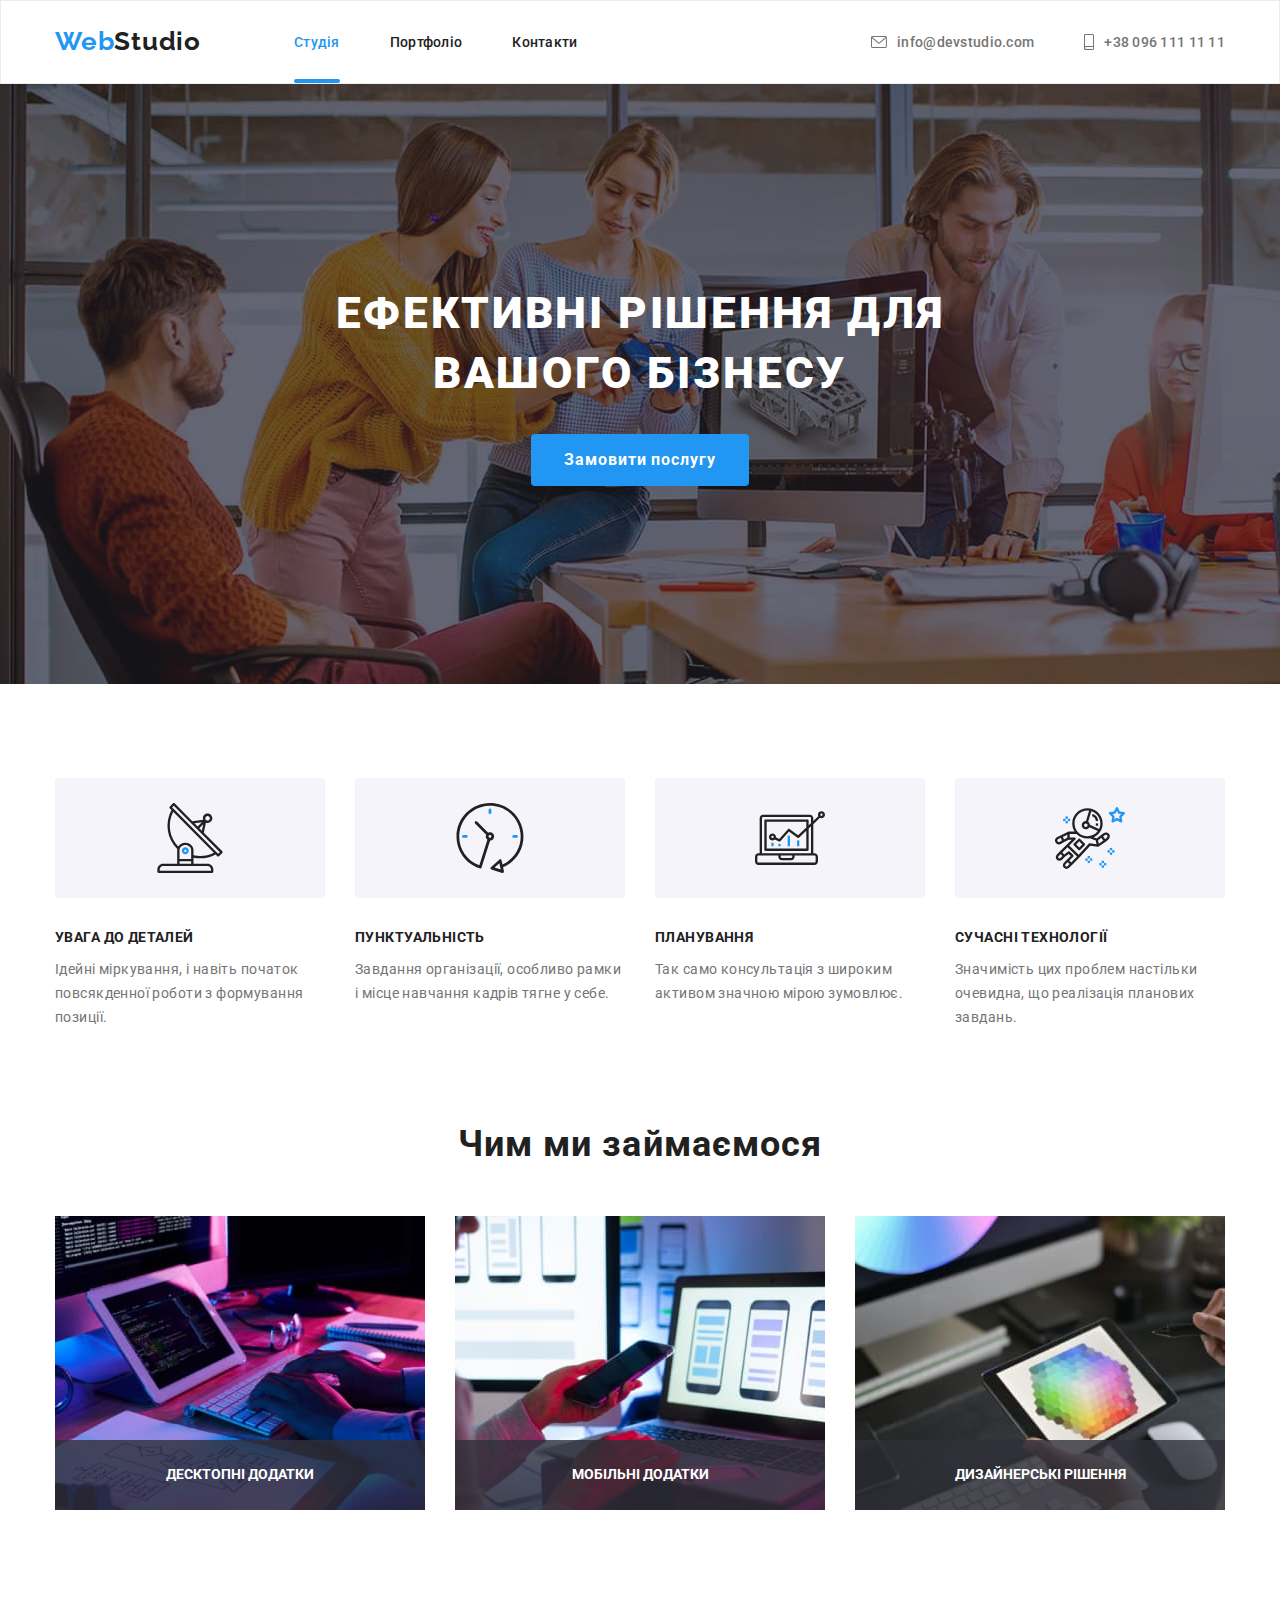
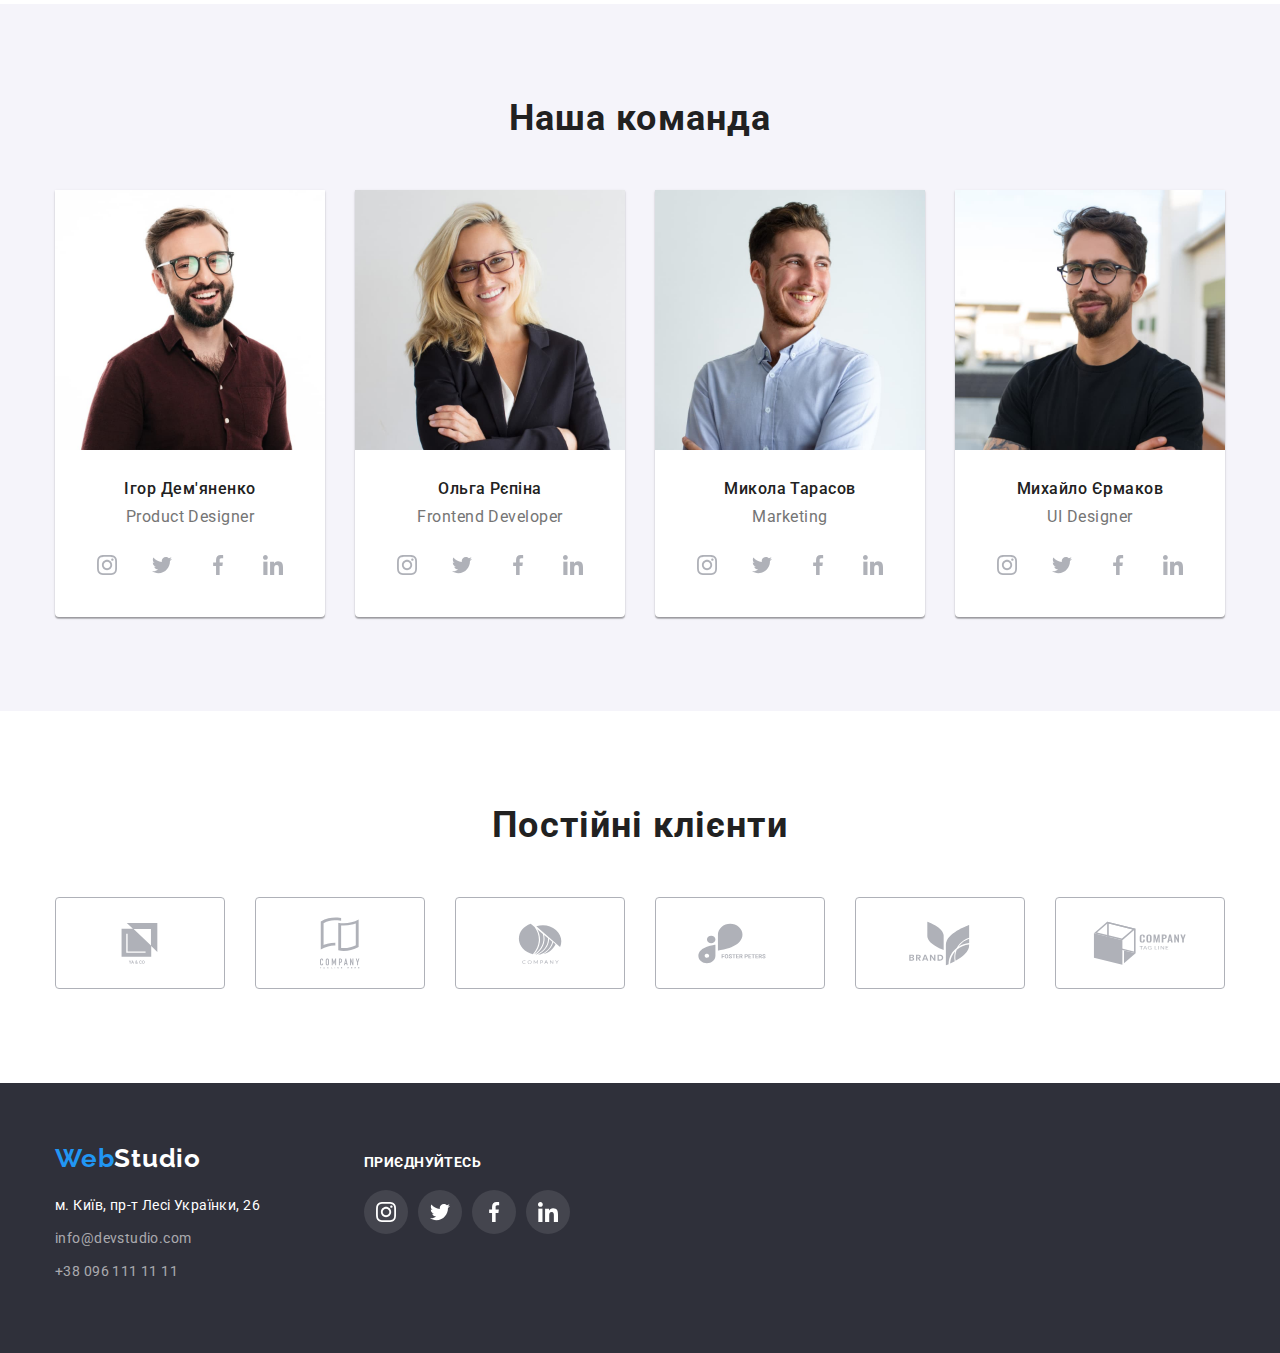
<file: index.html>
<!DOCTYPE html>
<html lang="uk">
<head>
    <meta charset="UTF-8">
    <meta http-equiv="X-UA-Compatible" content="IE=edge">
    <meta name="viewport" content="width=device-width, initial-scale=1.0">
    <title>Document</title>
    <link rel="preconnect" href="https://fonts.googleapis.com">
    <link rel="preconnect" href="https://fonts.gstatic.com" crossorigin>
    <link href="https://fonts.googleapis.com/css2?family=Raleway:wght@700&family=Roboto:wght@400;500;700;900&display=swap" rel="stylesheet">
    <link rel="stylesheet" href="https://cdnjs.cloudflare.com/ajax/libs/modern-normalize/1.1.0/modern-normalize.min.css">
    <link rel="stylesheet" href="./css/styles.css">
</head>

<!-- Тіло -->

<body class="body">
    <header class="header header-portfolio">
        <div class="conteiner">
            <nav class=" main-nav">
                <a class="logo" href="WebStudio">Web<span class="logo-name">Studio</span></a>
                <ul class="list main-nav nav-list">
                    <li class="more">
                        <a class="nav link current " href="">Студія</a>
                    </li>
                    <li class="more">
                        <a class="nav link" href="./portfolio.html">Портфоліо</a>
                    </li>
                    <li class="more">
                        <a class="nav link" href="">Контакти</a>
                    </li>
                </ul>
                <ul class="list main-nav contact">
                    <li>
                        <a class="contact-link link" href="mailto:info@devstudio.com">
                        <svg class="contact-icon" width="16" height="12">
                            <use class="contact-icon-imail" href="./img/sprite.svg#icon-envelope"></use>
                            </svg>info@devstudio.com</a>
                    </li>
                    <li>
                        <a class="contact-link  link" href="tel:+380961111111">
                            <svg class="contact-icon" width="10" height="16">
                                <use class="contact-icon-phone" href="./img/sprite.svg#icon-smartphone"></use>
                            </svg>+38 096 111 11 11</a>
                    </li>
                </ul>
            </nav>
        </div>
        
    </header>
    <main>

        <!-- hero -->

        <section class="hero section">
            <div class="conteiner">
                <h1 class="slogan">Ефективні рішення для <br> вашого бізнесу</h1>
                <button data-modal-open type="button" class="button" >Замовити послугу</button>
            </div>
        </section>

        <!-- Особливості -->

        <section class="caption section">
           <div class="conteiner ">
                <!-- <h2>Особливості компанії</h2> -->
                <ul class="list features-text">
                    <li class="item-text item-text-1">
                        <h3 class="specifics">УВАГА ДО ДЕТАЛЕЙ</h3>
                            <p class="text">Ідейні міркування, і навіть початок повсякденної роботи з формування позиції.
                            </p>
                    </li>

                    <li class="item-text item-text-2">
                        <h3 class="specifics">ПУНКТУАЛЬНІСТЬ</h3>
                            <p class="text">Завдання організації, особливо рамки і місце навчання кадрів тягне у себе.
                            </p>
                    </li>

                    <li class="item-text item-text-3">
                        <h3 class="specifics">ПЛАНУВАННЯ</h3>
                            <p class="text">Так само консультація з широким активом значною мірою зумовлює.
                            </p>
                    </li>

                    <li class="item-text item-text-4">
                        <h3 class="specifics">СУЧАСНІ ТЕХНОЛОГІЇ</h3>
                            <p class="text">Значимість цих проблем настільки очевидна, що реалізація планових завдань.
                            </p>
                    </li>
                </ul>
           </div>
        </section>

        <!-- іллюстрація робочого процесу -->

        <section class="section">
            <div class=" conteiner">
                <h2 class=" title">Чим ми займаємося</h2>
                <ul class="list features-text">
                    <li class="item"> 
                        <img src="./img/img.jpg" alt="десктопні додатки"
                            width="370"
                            height="294"
                        > 
                        <p class="item-features-text">Десктопні додатки</p>
                    </li>
                    <li class="item"> 
                        <img src="./img/img-2.jpg" alt="мобільні додатки"
                        width="370"
                        height="294"
                        >
                        <p class="item-features-text">Мобільні додатки</p> 
                    </li>
                    <li class="item"> 
                        <img src="./img/img-3.jpg" alt="дизайнерські рішення"
                        width="370"
                        height="294"
                        > 
                        <p class="item-features-text">Дизайнерські рішення</p>
                    </li>
                </ul>
            </div>
        </section>

        <!-- наша команда -->

        <section class="our-team section">
            <div class="conteiner">
                <h2 class="title">Наша команда</h2>
                <ul class="list employee">
                    <li class="features-employee">
                        <img class="pfoto-team" src="./img/igor.jpg" alt="photo-igora"
                            width="270"
                            height="260"
                        >
                        <div class="card-team">
                            <h3 class="team">Ігор Дем'яненко</h3>
                            <p class="jobs" lang="en">Product Designer</p>
                            <ul class="icon-sprite">  
                                <li >
                                    <a class="icon-list" href="">
                                        <svg class="icon" width="20" height="20">
                                            <use class="icon-team" href="./img/sprite.svg#icon-instagram"></use>
                                        </svg>
                                    </a>

                                </li>

                                <li>
                                    <a class="icon-list" href="">
                                        <svg class="icon" width="20" height="20"> 
                                            <use class="icon-team"  href="./img/sprite.svg#icon-twitter"></use>
                                        </svg>
                                    </a>
                                </li>

                                <li>
                                    <a class="icon-list" href="">
                                        <svg class="icon" width="20" height="20"> 
                                            <use class="icon-team"  href="./img/sprite.svg#icon-facebook"></use>
                                        </svg>
                                    </a>
                                </li>
                                <li>
                                    <a class="icon-list" href="">
                                        <svg class="icon" width="20" height="20">
                                        <use class="icon-team"  href="./img/sprite.svg#icon-linkedin"></use>
                                        </svg>
                                    </a>
                                </li>
                            </ul>
                        </div>                    
                    </li>
                    
                    <li class="features-employee">
                        <img class="pfoto-team" src="./img/olga.jpg" alt="photo-olgi"
                            width="270"
                            height="260"
                        >
                        <div class="card-team">
                            <h3 class="team">Ольга Рєпіна</h3>
                            <p class="jobs" lang="en">Frontend Developer</p>
                            
                            <ul class="icon-sprite">  
                                <li >
                                    <a class="icon-list" href="">
                                        <svg class="icon" width="20" height="20">
                                            <use class="icon-team" href="./img/sprite.svg#icon-instagram"></use>
                                        </svg>
                                    </a>

                                </li>

                                <li>
                                    <a class="icon-list" href="">
                                        <svg class="icon" width="20" height="20"> 
                                            <use class="icon-team"  href="./img/sprite.svg#icon-twitter"></use>
                                        </svg>
                                    </a>
                                </li>

                                <li>
                                    <a class="icon-list" href="">
                                        <svg class="icon" width="20" height="20"> 
                                            <use class="icon-team"  href="./img/sprite.svg#icon-facebook"></use>
                                        </svg>
                                    </a>
                                </li>
                                <li>
                                    <a class="icon-list" href="">
                                        <svg class="icon" width="20" height="20">
                                        <use class="icon-team"  href="./img/sprite.svg#icon-linkedin"></use>
                                        </svg>
                                    </a>
                                </li>
                            </ul>
                        </div>
                    </li>

                    <li class="features-employee">
                        <img class="pfoto-team" src="./img/mykola.jpg" alt="photo-mykoly"
                        width="270"
                        height="260"
                        >
                        <div class="card-team">
                        <h3 class="team">Микола Тарасов</h3>
                        <p class="jobs" lang="en">Marketing</p>
                        <ul class="icon-sprite">  
                            <li >
                                <a class="icon-list" href="">
                                    <svg class="icon" width="20" height="20">
                                        <use class="icon-team" href="./img/sprite.svg#icon-instagram"></use>
                                    </svg>
                                </a>

                            </li>

                            <li>
                                <a class="icon-list" href="">
                                    <svg class="icon" width="20" height="20"> 
                                        <use class="icon-team"  href="./img/sprite.svg#icon-twitter"></use>
                                    </svg>
                                </a>
                            </li>

                            <li>
                                <a class="icon-list" href="">
                                    <svg class="icon" width="20" height="20"> 
                                        <use class="icon-team"  href="./img/sprite.svg#icon-facebook"></use>
                                    </svg>
                                </a>
                            </li>
                            <li>
                                <a class="icon-list" href="">
                                    <svg class="icon" width="20" height="20">
                                    <use class="icon-team"  href="./img/sprite.svg#icon-linkedin"></use>
                                    </svg>
                                </a>
                            </li>
                        </ul>
                        </div>
                    </li>

                    <li class="features-employee">
                        <img class="pfoto-team" src="./img/mykhajlo.jpg" alt="photo-mykhajla"
                        width="270"
                        height="260"
                        >
                        <div class="card-team">
                        <h3 class="team">Михайло Єрмаков</h3>
                        <p class="jobs" lang="en">UI Designer</p>
                        <ul class="icon-sprite">  
                            <li >
                                <a class="icon-list" href="">
                                    <svg class="icon" width="20" height="20">
                                        <use class="icon-team" href="./img/sprite.svg#icon-instagram"></use>
                                    </svg>
                                </a>

                            </li>

                            <li>
                                <a class="icon-list" href="">
                                    <svg class="icon" width="20" height="20"> 
                                        <use class="icon-team"  href="./img/sprite.svg#icon-twitter"></use>
                                    </svg>
                                </a>
                            </li>

                            <li>
                                <a class="icon-list" href="">
                                    <svg class="icon" width="20" height="20"> 
                                        <use class="icon-team"  href="./img/sprite.svg#icon-facebook"></use>
                                    </svg>
                                </a>
                            </li>
                            <li>
                                <a class="icon-list" href="">
                                    <svg class="icon" width="20" height="20">
                                    <use class="icon-team"  href="./img/sprite.svg#icon-linkedin"></use>
                                    </svg>
                                </a>
                            </li>
                        </ul>
                        </div>
                    </li>

                </ul>
            </div>
        </section>

        <section class="section">
            <div class="conteiner">
                <h2 class=" title">Постійні клієнти</h2>
                <ul class="сlients-list">
                    <li class="client-list-bg">
                        <a class="clients-icon" href="">
                            <svg class="clients-svg" width="47" height="41">
                                <use href="./img/sprite.svg#icon-group-1"></use>
                            </svg>
                        </a>
                    </li>
                    <li class="client-list-bg">
                        <a class="clients-icon" href="">
                            <svg class="clients-svg" width="40" height="52">
                                <use href="./img/sprite.svg#icon-group-2"></use>
                            </svg>
                        </a>
                    </li>
                    <li class="client-list-bg">
                        <a class="clients-icon" href="">
                            <svg class="clients-svg" width="44" height="41">
                                <use href="./img/sprite.svg#icon-group-3"></use>
                            </svg>
                        </a>
                    </li>
                    <li class="client-list-bg">
                        <a class="clients-icon" href="">
                            <svg class="clients-svg" width="84" height="41">
                                <use href="./img/sprite.svg#icon-group-4"></use>
                            </svg>
                        </a>
                    </li>
                    <li class="client-list-bg">
                        <a class="clients-icon" href="">
                            <svg class="clients-svg" width="63" height="45">
                                <use href="./img/sprite.svg#icon-group-5"></use>
                            </svg>
                        </a>
                    </li>
                    <li class="client-list-bg">
                        <a class="clients-icon" href="">
                            <svg class="clients-svg" width="94" height="44">
                                <use href="./img/sprite.svg#icon-group-6"></use>
                            </svg>
                        </a>
                    </li>
                </ul>
            </div>
        </section>
        
    </main>
    <!-- футер -->
    <footer class="footer">
        <div class="conteiner conteiner-footer">
                <div class="">
                    <a class="logo link" href="WebStudio">Web<span class="footer-logo item-logo">Studio</span></a>
                    <address>       
                        <ul class="item-logo list ">
                            <li class="footer-link">
                                <a class="address link" href="https://www.bing.com/maps?osid=0a62650f-f560-420b-b156-d628f8b69772&cp=50.42376~30.546777&lvl=16&v=2&sV=2&form=S00027" target="_blank" rel="noopener noreferrer">м. Київ, пр-т Лесі Українки, 26 </a>
                            </li>
                            <li class="footer-link">
                                <a class="footer-address link" href="mailto:info@devstudio.com">info@devstudio.com</a>
                            </li>
                            <li class="footer-link">
                                <a class="footer-address link" href="tel:+380961111111">+38 096 111 11 11</a>
                            </li>
                        </ul>
                    </address>
                </div>
                <div class="social">
                    <p class="social-text">приєднуйтесь</p>
                    <ul class="icon-sprite">  
                        <li >
                            <a class="icon-list-footer" href="">
                                <svg class="icon" width="20" height="20">
                                    <use class="icon-team" href="./img/sprite.svg#icon-instagram"></use>
                                </svg>
                            </a>
                        </li>

                        <li>
                            <a class="icon-list-footer" href="">
                                <svg class="icon" width="20" height="20"> 
                                    <use class="icon-team"  href="./img/sprite.svg#icon-twitter"></use>
                                </svg>
                            </a>
                        </li>

                        <li>
                            <a class="icon-list-footer" href="">
                                <svg class="icon" width="20" height="20"> 
                                    <use class="icon-team"  href="./img/sprite.svg#icon-facebook"></use>
                                </svg>
                            </a>
                        </li>
                        <li>
                            <a class="icon-list-footer" href="">
                                <svg class="icon" width="20" height="20">
                                <use class="icon-team"  href="./img/sprite.svg#icon-linkedin"></use>
                                </svg>
                            </a>
                        </li>
                    </ul>
                </div>
        </div>

    </footer>
    <div class="backdrop is-hidden" data-modal>
        <div class="modal">
            <button data-modal-close class="button-close" type="button">
                <svg width="11" height="11">
                    <use href="./img/sprite.svg#icon-close"></use >
                </svg>
            </button>
        </div>
    </div>

    <script src="./js/modal.js"></script>

    </body>
    
</html>
</file>
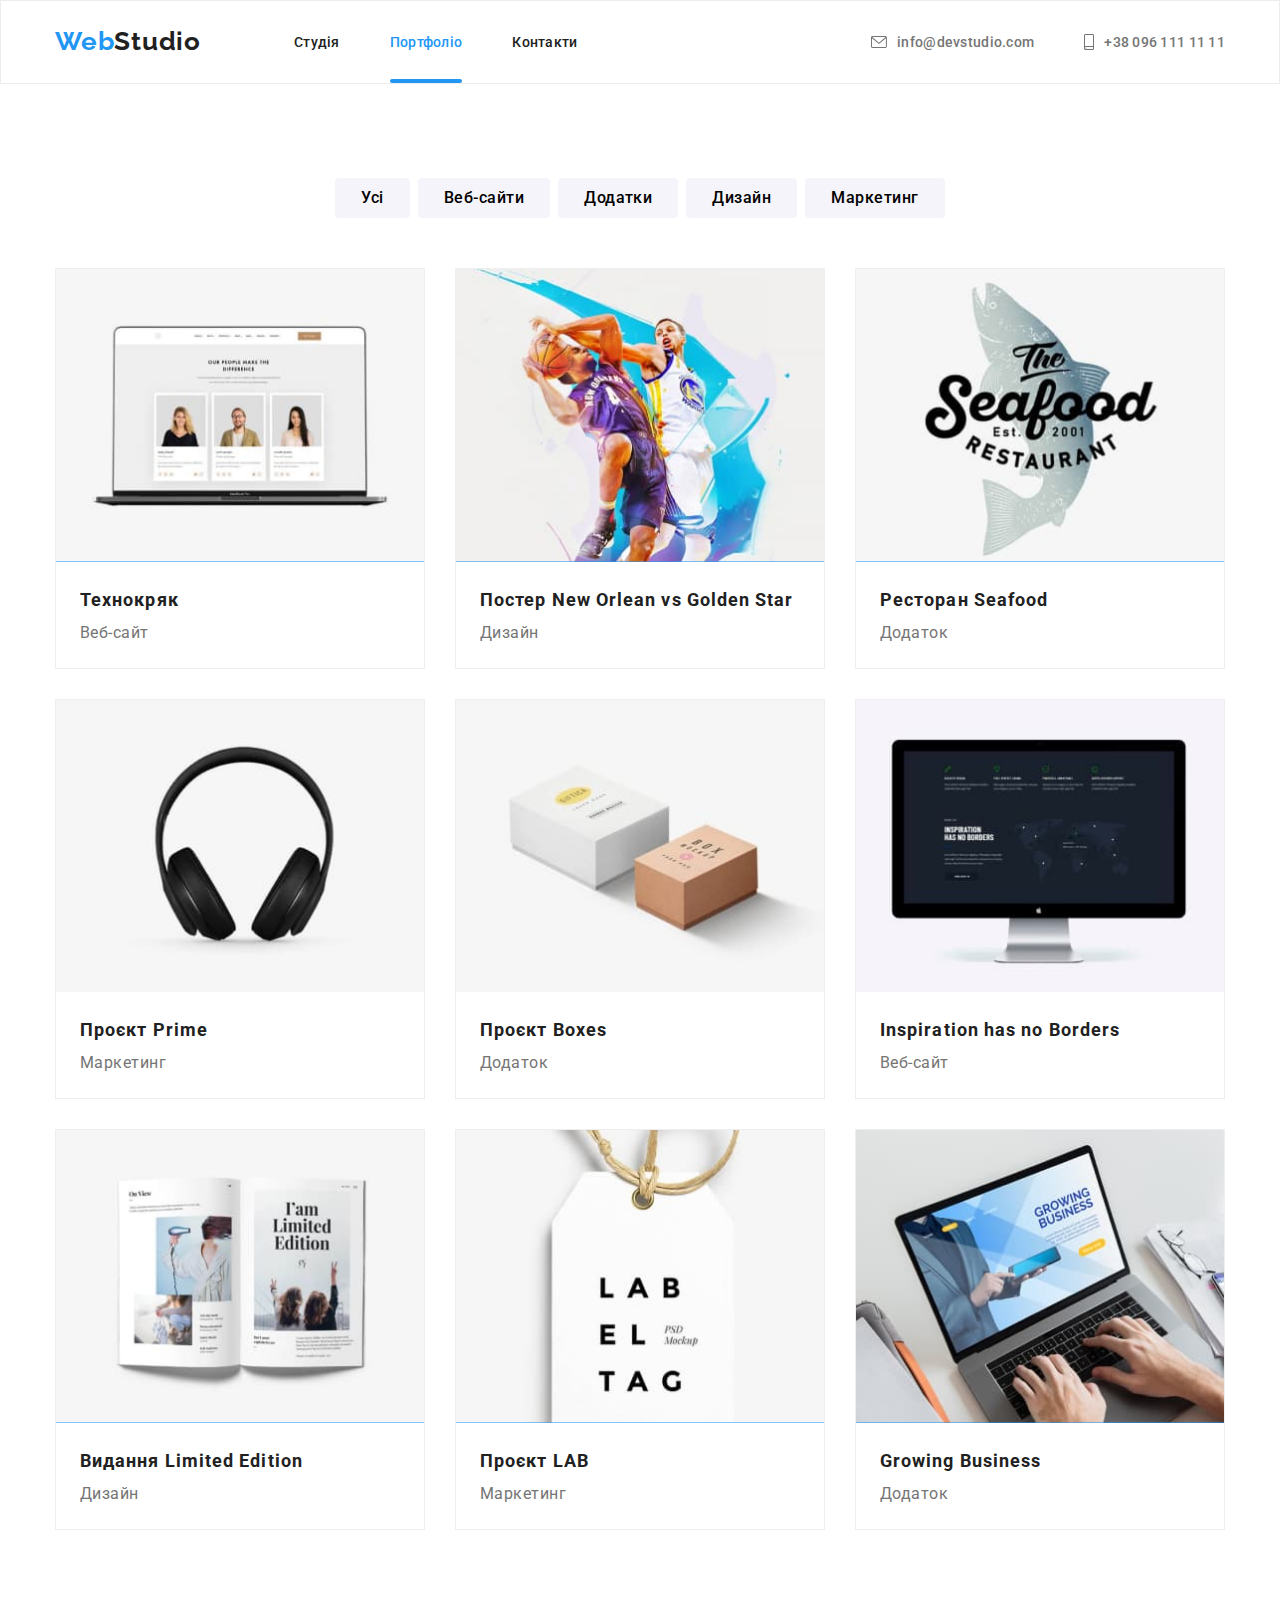
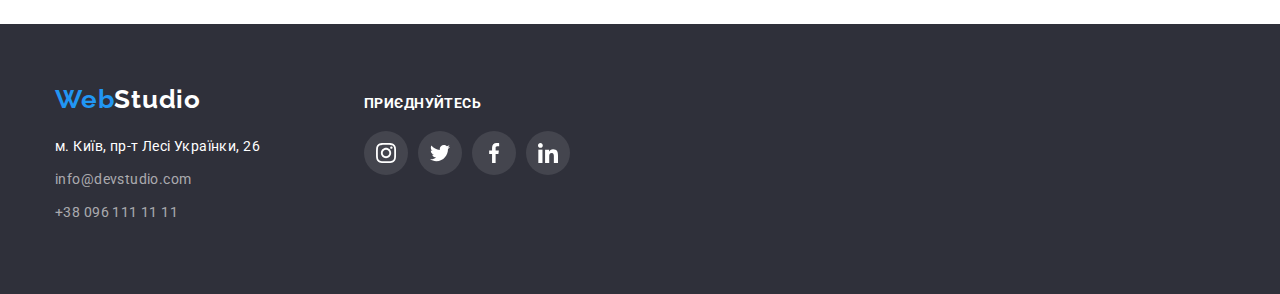
<file: portfolio.html>
<!DOCTYPE html>
<html lang="uk">
<head>
    <meta charset="UTF-8">
    <meta http-equiv="X-UA-Compatible" content="IE=edge">
    <meta name="viewport" content="width=device-width, initial-scale=1.0">
    <title>Document</title>
    <link rel="preconnect" href="https://fonts.googleapis.com">
    <link rel="preconnect" href="https://fonts.gstatic.com" crossorigin>
    <link href="https://fonts.googleapis.com/css2?family=Raleway:wght@700&family=Roboto:wght@400;500;700;900&display=swap" rel="stylesheet">
    <link rel="stylesheet" href="https://cdnjs.cloudflare.com/ajax/libs/modern-normalize/1.1.0/modern-normalize.min.css">
    <link rel="stylesheet" href="./css/styles.css">
</head>
<body class="body">
    <header class="header header-portfolio">
        <div class="conteiner">
            <nav class=" main-nav">
                <a class="logo" href="WebStudio">Web<span class="logo-name">Studio</span></a>
                <ul class="list main-nav nav-list">
                    <li class="more">
                        <a class="nav link" href="./index.html">Студія</a>
                    </li>
                    <li class="more">
                        <a class="nav current link" href="./portfolio.html">Портфоліо</a>
                    </li>
                    <li class="more">
                        <a class="nav link" href="">Контакти</a>
                    </li>
                </ul>
                <ul class="list main-nav contact">
                    <li>
                        <a class="contact-link link" href="mailto:info@devstudio.com">
                        <svg class="contact-icon" width="16" height="12">
                            <use class="contact-icon-imail" href="./img/sprite.svg#icon-envelope"></use>
                            </svg>info@devstudio.com</a>
                    </li>
                    <li>
                        <a class="contact-link  link" href="tel:+380961111111">
                            <svg class="contact-icon" width="10" height="16">
                                <use class="contact-icon-phone" href="./img/sprite.svg#icon-smartphone"></use>
                            </svg>+38 096 111 11 11</a>
                    </li>
                </Ul>
            </nav>
        </div>
    </header>

    <main>
        <section class="section">
            <div class="conteiner">
                <!-- <h1>Проєкти</h1> -->
                <ul class="filter-project list">
                    <Li>
                        <button type="button" class="filter" >Усі</button>
                   </Li>

                    <Li>
                        <button type="button" class="filter" >Веб-сайти</button>
                   </Li>

                    <Li>
                        <button type="button" class="filter" >Додатки</button>
                    </Li>

                    <Li>
                        <button type="button" class="filter" >Дизайн</button>
                    </Li>

                    <Li>
                        <button type="button" class="filter" >Маркетинг</button>
                    </Li>
                </ul>
                <ul class="list features-project">
                    <li class="item-project">
                        <a class="link link-project" href="">
                            <div class="description-project">
                                <img src="./img/portfolio.jpg" alt=""
                                width="370"
                                height="295">
                                <div class="text-project">
                                    <p class="about-project-text">Ресурс пропонує комплексні пропозиції з різним рівнем функціоналу та сервісів. Все це дозволить відвідувачу отримати вичерпні відомості про компанію чи приватну особу.</p>
                                </div>

                            </div>
                            
                            <div class="card-content">
                                <h2  class="project">Технокряк</h2>
                                <p class="type-project">Веб-сайт</p>
                            </div>
                        </a>
                    </li>

                    <li class="item-project">
                        <a class="link link-project" href="">
                            <div class="description-project">
                            <img src="./img/portfolio-2.jpg" alt=""
                                width="370"
                                height="295">
                                <div class="text-project">
                                    <p class="about-project-text">Ресурс пропонує комплексні пропозиції з різним рівнем функціоналу та сервісів. Все це дозволить відвідувачу отримати вичерпні відомості про компанію чи приватну особу.</p>
                                </div>                            
                            </div>

                            <div class="card-content">
                                <h2 class="project">Постер New Orlean vs Golden Star</h2>
                                <p class="type-project">Дизайн</p>
                            </div>
                        </a>
                    </li>

                    <li class="item-project">
                        <a class="link link-project" href="">
                            <div class="description-project">
                                <img src="./img/portfolio-3.jpg" alt=""
                                    width="370"
                                    height="295">
                                    <div class="text-project">
                                        <p class="about-project-text">Ресурс пропонує комплексні пропозиції з різним рівнем функціоналу та сервісів. Все це дозволить відвідувачу отримати вичерпні відомості про компанію чи приватну особу.</p>
                                    </div>                            
                                </div> 
                            <div class="card-content">
                                <h2 class="project">Ресторан Seafood</h2>
                                <p class="type-project">Додаток</p>
                            </div>
                        </a>
                    </li>

                    <li class="item-project">
                        <a class="link link-project" href="">
                            <div class="description-project">
                                <img src="./img/portfolio-4.jpg" alt=""
                                    width="370"
                                    height="295">
                                    <div class="text-project">
                                        <p class="about-project-text">Ресурс пропонує комплексні пропозиції з різним рівнем функціоналу та сервісів. Все це дозволить відвідувачу отримати вичерпні відомості про компанію чи приватну особу.</p>
                                    </div>                            
                                </div>
                            <div class="card-content">
                                <h2 class="project">Проєкт Prime</h2>
                                <p class="type-project">Маркетинг</p>
                            </div>
                        </a>
                    </li>

                    <li class="item-project">
                        <a class="link link-project" href="">
                            <div class="description-project">
                                <img src="./img/portfolio-5.jpg" alt=""
                                    width="370"
                                    height="295">
                                    <div class="text-project">
                                        <p class="about-project-text">Ресурс пропонує комплексні пропозиції з різним рівнем функціоналу та сервісів. Все це дозволить відвідувачу отримати вичерпні відомості про компанію чи приватну особу.</p>
                                    </div>                            
                                </div>
                            <div class="card-content">
                                <h2 class="project">Проєкт Boxes</h2>
                                <p class="type-project">Додаток</p>

                            </div>
                        </a>
                    </li>

                    <li class="item-project">
                        <a class="link link-project" href="">
                            <div class="description-project">
                                <img src="./img/portfolio-6.jpg" alt=""
                                    width="370"
                                    height="295">
                                    <div class="text-project">
                                        <p class="about-project-text">Ресурс пропонує комплексні пропозиції з різним рівнем функціоналу та сервісів. Все це дозволить відвідувачу отримати вичерпні відомості про компанію чи приватну особу.</p>
                                    </div>                            
                                </div> 
                            <div class="card-content">
                                <h2 class="project">Inspiration has no Borders</h2>
                                <p class="type-project">Веб-сайт</p>
                            </div>
                        </a>
                    </li>

                    <li class="item-project">
                        <a class="link link-project" href="">
                            <div class="description-project">
                                <img src="./img/portfolio-7.jpg" alt=""
                                    width="370"
                                    height="295">
                                    <div class="text-project">
                                        <p class="about-project-text">Ресурс пропонує комплексні пропозиції з різним рівнем функціоналу та сервісів. Все це дозволить відвідувачу отримати вичерпні відомості про компанію чи приватну особу.</p>
                                    </div>                            
                                </div>
                            <div class="card-content">
                                <h2 class="project">Видання Limited Edition</h2>
                                <p class="type-project">Дизайн</p>
                            </div>
                        </a>
                    </li>

                    <li class="item-project">
                        <a class="link link-project" href="">
                            <div class="description-project">
                                <img src="./img/portfolio-8.jpg" alt=""
                                    width="370"
                                    height="295">
                                    <div class="text-project">
                                        <p class="about-project-text">Ресурс пропонує комплексні пропозиції з різним рівнем функціоналу та сервісів. Все це дозволить відвідувачу отримати вичерпні відомості про компанію чи приватну особу.</p>
                                    </div>                            
                                </div>
                            <div class="card-content">
                                <h2 class="project">Проєкт LAB</h2>
                                <p class="type-project">Маркетинг</p>
                            </div>
                        </a>
                    </li>

                    <li  class="item-project">
                        <a class="link link-project" href="">
                            <div class="description-project">
                                <img src="./img/portfolio-9.jpg" alt=""
                                    width="370"
                                    height="295">
                                    <div class="text-project">
                                        <p class="about-project-text">Ресурс пропонує комплексні пропозиції з різним рівнем функціоналу та сервісів. Все це дозволить відвідувачу отримати вичерпні відомості про компанію чи приватну особу.</p>
                                    </div>                            
                                </div> 
                            <div class="card-content">
                                <h2 class="project">Growing Business</h2>
                                <p class="type-project">Додаток</p>
                            </div>
                        </a>
                    </li>

                </ul>
            </div>
        </section>
    </main>

    <footer class="footer">
        <div class="conteiner conteiner-footer">
                <div class="">
                    <a class="logo link" href="WebStudio">Web<span class="footer-logo item-logo">Studio</span></a>
                    <address>       
                        <ul class="item-logo list ">
                            <li class="footer-link">
                                <a class="address link" href="https://www.bing.com/maps?osid=0a62650f-f560-420b-b156-d628f8b69772&cp=50.42376~30.546777&lvl=16&v=2&sV=2&form=S00027" target="_blank" rel="noopener noreferrer">м. Київ, пр-т Лесі Українки, 26 </a>
                            </li>
                            <li class="footer-link">
                                <a class="footer-address link" href="mailto:info@devstudio.com">info@devstudio.com</a>
                            </li>
                            <li class="footer-link">
                                <a class="footer-address link" href="tel:+380961111111">+38 096 111 11 11</a>
                            </li>
                        </ul>
                    </address>
                </div>
                <div class="social">
                    <p class="social-text">приєднуйтесь</p>
                    <ul class="icon-sprite">  
                        <li >
                            <a class="icon-list-footer" href="">
                                <svg class="icon" width="20" height="20">
                                    <use class="icon-team" href="./img/sprite.svg#icon-instagram"></use>
                                </svg>
                            </a>
                        </li>

                        <li>
                            <a class="icon-list-footer" href="">
                                <svg class="icon" width="20" height="20"> 
                                    <use class="icon-team"  href="./img/sprite.svg#icon-twitter"></use>
                                </svg>
                            </a>
                        </li>

                        <li>
                            <a class="icon-list-footer" href="">
                                <svg class="icon" width="20" height="20"> 
                                    <use class="icon-team"  href="./img/sprite.svg#icon-facebook"></use>
                                </svg>
                            </a>
                        </li>
                        <li>
                            <a class="icon-list-footer" href="">
                                <svg class="icon" width="20" height="20">
                                <use class="icon-team"  href="./img/sprite.svg#icon-linkedin"></use>
                                </svg>
                            </a>
                        </li>
                    </ul>
                </div>
        </div>

    </footer>

</body>
</html>
</file>
<file: css/styles.css>
h1,
h2,
h3,
p,
ul
{
margin-bottom: 0px;
margin-top: 0;
}
ul{
    padding: 0;
}
img {
    display: block;
    max-width: 100%;
    height: auto;
  }

.list {
    margin: 0px;
    padding: 0px;
    list-style: none;
}

.link {
    text-decoration: none;

}

:root {
    --brand-color: #2196F3;
    --primary-wite-color: #ffffff;
    --main-text-color: #212121;
    --text-color: #757575;
    --background-color: #2F303A;
     

}
/* header */
.header-portfolio {
    border: 1px solid #ECECEC

}
.nav.current {
    color: var(--brand-color)
}



/* .header {
   
} */

.body {
    background-color: var (--primary-wite-color);
    font-family: 'Roboto',sans-serif;
    color: var(--main-text-color);
    font-style: normal;
}

.conteiner {
    width: 1200px;
    padding-left: 15px;
    padding-right: 15px;
    margin-left: auto;
    margin-right: auto;
}
.main-nav {
    display: flex;
    align-items: center;

}
.section {
    padding-top: 94px;
    padding-bottom: 94px;
}

/* Logo */

.logo {
    font-family: 'Raleway';
    font-weight: 700;
    font-size: 26px;
    line-height: 1.19;
    letter-spacing: 0.03em;
    text-decoration: none;

    color: var(--brand-color);
    margin-right: 93px;
    padding-top: 24px;
    padding-bottom: 25px;
}

.logo-name { 
    color: var(--main-text-color);
}

/* Navigation */

.more {
    margin-right: 50px;
    padding-top: 32px;
    padding-bottom: 32px;

}

.nav {
    position: relative;
    font-weight: 500;
    font-size: 14px;
    line-height: 1,14;
    letter-spacing: 0.02em;
    padding: 32px 0;

    color: var(--main-text-color);
    transition: color 250ms cubic-bezier(0.4, 0, 0.2, 1);
}

.nav.current::after {
    position: absolute;
    display: block;
    content: '';
    width: 100%;
    height: 4px;
    border-radius: 2px;
    bottom: -1px;
    background-color: var(--brand-color);
}


.nav:hover,
.nav:focus,
.contact-link:hover,
.contact-link:focus {
    color: var(--brand-color);
}


/* Contact */
.contact-link {
    display: flex;
    align-items: center;
    font-weight: 500;
    font-size: 14px;
    line-height: 1,14;
    letter-spacing: 0.02em;
    color: var(--text-color);
    transition: color 250ms cubic-bezier(0.4, 0, 0.2, 1);
}


.contact-icon {
    margin-right: 10px;
    fill: currentColor;
    
}

.contact {
    margin-left: auto; 
}

.contact-link:last-child {
    margin-left: 50px;
} 

/* hero  */
.hero {
    background-color: var(--background-color);
    align-items: center;
    max-width: 1600px;
    text-align: center;
    height: 600px;
    padding: 200px 0px;
    margin-left: auto;
    margin-right: auto;
    background-image: linear-gradient(
        to right,
        rgba(47, 48, 58, 0.4),
        rgba(47, 48, 58, 0.4) ),
    url(../img/heroimg.jpg);
}

.slogan {
  
    text-transform: uppercase;
    font-weight: 900;
    font-size: 44px;
    line-height: 1.36;
    letter-spacing: 0.06em;
    text-transform: uppercase;
    color: var(--primary-wite-color);
    margin-bottom: 30px;
}

.button {

    font-weight: 700;
    font-size: 16px;
    line-height: 1.88;
    display:inline-block;
    align-items: center;
    text-align: center;
    letter-spacing: 0.06em;
    color: var(--primary-wite-color);
    background-color: var(--brand-color);
    cursor: pointer;
    border-radius: 4px;
    padding: 10px 32px;
    border: 1px solid transparent; 
    transition: background-color 250ms cubic-bezier(0.4, 0, 0.2, 1),
    color 250ms cubic-bezier(0.4, 0, 0.2, 1);
}

.button:hover,
.button:focus {
    background-color: #188CE8;
    box-shadow: 0px 4px 4px rgba(0, 0, 0, 0.15);

}

/* specifics */
.caption {
    padding-bottom: 0px;
}

.features-text {
    display: flex;
    flex-wrap: wrap;
}

.item-text {
    width: 270px;
    margin-right: 30px;
}
.item-text:last-child{
    margin-right: 0px;
}

.item-text::before {
    display: block;
    content: "";
    height: 120px;
    background-color: #F5F4FA;
    background-repeat: no-repeat;
    background-position: center;
    border-radius: 4px;
    margin-bottom: 30px;
    
}

.item-text-1::before {
    background-image: url("../img/antenna.svg");
}

.item-text-2::before {
    background-image: url("../img/clock.svg");
}

.item-text-3::before {
    background-image: url("../img/diagram.svg");
}

.item-text-4::before {
    background-image: url("../img/astronaut.svg");
}

.features-text .item {
    width: 370px;

}

.item {
    margin-right: 30px;
}

.item:last-child {
    margin-right: 0px;
}
.item {
    position: relative;
}

.item-features-text {
    position: absolute;
    width: 100%;
    bottom: 0;
    left: 0;

    padding: 27px 0;
    font-weight: bold;
    font-size: 14px;
    line-height: 1.14;
    text-align: center;
    text-transform: uppercase;

    color: var(--primary-wite-color);
    background-color: rgba(47, 48, 58, 0.8);

}

.specifics {
    font-weight: 700;
    font-size: 14px;
    line-height: 1.42;
    letter-spacing: 0.03em;
    text-transform: uppercase;
    margin-bottom: 10px;
}

.text {
    font-weight: 400;
    font-size: 14px;
    line-height: 1.71;
    letter-spacing: 0.03em;

    color: var(--text-color);
    width: 270px;
}

/* Title */
.title {
    font-weight: 700;
    font-size: 36px;
    line-height: 1.16;
    text-align: center;
    letter-spacing: 0.03em;
    margin-bottom: 50px;
    margin-top: 0px;
}

/* Team */
.team {
    font-weight: 500;
    font-size: 16px;
    line-height: 1.18;
    text-align: center;
    letter-spacing: 0.03em;

    margin-bottom: 10px;
}

.employee {
    display: flex;
    flex-wrap: wrap;
}

.features-employee {
    width: 270px;
    margin-right: 30px;

    background: #FFFFFF;
    box-shadow: 0px 1px 3px rgba(0, 0, 0, 0.12), 0px 1px 1px rgba(0, 0, 0, 0.14), 0px 2px 1px rgba(0, 0, 0, 0.2);
    border-radius: 0px 0px 4px 4px;
}

.features-employee:last-child {
    margin-right: 0px;
}

.card-team {
    padding: 30px;
}

.our-team {
background-color: #F5F4FA;
}

.jobs {
    font-weight: 400;
    font-size: 16px;
    line-height: 1.18;
    text-align: center;
    letter-spacing: 0.03em;
    color: var(--text-color);
    margin-bottom: 16px;
}

.icon-sprite {
    display: flex;
    list-style: none;
    justify-content: space-between;
    align-items: center;
    
}


.icon-list {
    display: flex;
    align-items: center;
    justify-content: center;
    width: 44px;
    height: 44px;
    border-radius: 50%;
    fill: #AFB1B8;
    transition: background-color 250ms cubic-bezier(0.4, 0, 0.2, 1),
    fill 250ms cubic-bezier(0.4, 0, 0.2, 1);
}

.icon-list:hover,
.icon-list:focus {
    background-color: var(--brand-color);
    fill: var(--primary-wite-color);
}


/* clients */

.сlients-list {
    display: flex;
    list-style: none;
    flex-wrap: wrap;
    margin: -15px;
}
.client-list-bg {
    flex-basis: calc((100% - 6 * 30px) / 6);
    margin: 15px;
    width: 100%;
    height: 92px;
}
.clients-icon:hover,
.clients-icon:focus {
    border: 1px solid #2196F3;
    fill: var(--brand-color);
}
.clients-icon{
    display: flex;
    width: 100%;
    height: 100%;
    border-radius: 4px;
    justify-content: center;
    align-items: center;
    border: 1px solid #AFB1B8;
    fill: #AFB1B8;
    transition: border 250ms cubic-bezier(0.4, 0, 0.2, 1),
    fill 250ms cubic-bezier(0.4, 0, 0.2, 1);
}



/* Підвал */
.footer-logo {
    color: var(--primary-wite-color);
    margin-bottom: 20px;  
}

.logo .link {
margin-bottom: 20px;
}

.footer {
    background-color: var(--background-color);
    padding-top: 60px;
    padding-bottom: 60px;
}

.address {
    font-style: normal;
    font-weight: 400;
    font-size: 14px;
    line-height: 1.71;
    letter-spacing: 0.03em;
    color: var(--primary-wite-color);
}

.footer-address {
    font-style: normal;
    font-weight: 400;
    font-size: 14px;
    line-height: 1.71;
    letter-spacing: 0.03em;
    color: rgba(255, 255, 255, 0.6);
}

.footer-link {
    margin-bottom: 9px;
}
.item-logo {
    margin-top: 20px;
}
.social{
    display: flex;
    flex-direction: column;
    margin-bottom: unset;
    align-items: flex-start;
    margin-left: 70px;
}
.social-text {
    font-family: 'Roboto';
    font-style: normal;
    font-weight: 700;
    font-size: 14px;
    line-height: 16px;
    letter-spacing: 0.03em;
    text-transform: uppercase;

color: #FFFFFF;
}
.conteiner-footer {
    display: flex;
    flex-direction: row;
    flex-wrap: unset;
    align-items: baseline;
    /* justify-content: space-between; */
}
.icon-list-footer {
    display: flex;
    align-items: center;
    justify-content: center;
    width: 44px;
    height: 44px;
    border-radius: 50%;
    fill: var(--primary-wite-color);
    background: rgba(255, 255, 255, 0.1);
    margin-right: 10px;
    margin-top: 20px;
    transition: background 250ms cubic-bezier(0.4, 0, 0.2, 1);
}

.icon-list-footer:focus,
.icon-list-footer:hover {
    background: var(--brand-color);   
}

/* Портфоліо */

.filter {
    font-style: normal;
    font-weight: 500;
    font-size: 16px;
    line-height: 1.62;
    text-align: center;
    letter-spacing: 0.03em;
    cursor: pointer;
    border-radius: 4px;
    padding: 6px 25px;
    border: 1px solid transparent; 
    background: #F5F4FA;
    transition: background-color 250ms cubic-bezier(0.4, 0, 0.2, 1),
    color 250ms cubic-bezier(0.4, 0, 0.2, 1),
    box-shadow 250ms cubic-bezier(0.4, 0, 0.2, 1);
}

.filter-project {
    display: flex;
    gap: 8px;
    justify-content: center;
    text-align: center;
    margin-bottom: 50px;
}

.filter:focus,
.filter:hover {
    background-color: var(--brand-color);
    color: var(--primary-wite-color);
    box-shadow: 0px 3px 1px rgba(0, 0, 0, 0.1), 0px 1px 2px rgba(0, 0, 0, 0.08), 0px 2px 2px rgba(0, 0, 0, 0.12);
}

.project {
    font-weight: 700;
    font-size: 18px;
    line-height: 2;
    letter-spacing: 0.06em;
    color: var(--main-text-color);
}

.features-project {
    display: flex;
    flex-wrap: wrap;
    margin-right: auto;
}

.item-project {
    position: relative;
    width: 370px;
    margin-right: 30px;
    margin-bottom: 30px;

    border: 1px solid #EEEEEE;
}

.link-project {
    display: block;
    transition: box-shadow 250ms cubic-bezier(0.4, 0, 0.2, 1);
}
.link-project:hover {
    box-shadow: 0px 1px 1px rgba(0, 0, 0, 0.12),
     0px 4px 4px rgba(0, 0, 0, 0.06),
      1px 4px 6px rgba(0, 0, 0, 0.16);
}

.card-content {
    padding: 20px 24px;

}

.description-project{
    position: relative;
    overflow: hidden;
}
.text-project {
    position: absolute;
    display: inline-block;
    content: "";
    width: 100%;
    height: 100%;
    top: 0;
    left: 0;

    background-color: rgba(33, 150, 243, 0.9);

    transform: translateY(100%);
    transition: transform 250ms cubic-bezier(0.4, 0, 0.2, 1);
}
.about-project-text {
    position: absolute;
    top: 0;
    left: 0;
    padding: 63px 24px;
    font-size: 18px;
    line-height: 1.56;

    color: var(--primary-wite-color);

}
.item-project:hover .text-project {
transform: translateY(0);

}
.item-project:hover .text-project{
    background-color: rgba(33, 150, 243, 0.9);
}

.item-project:nth-child(3n) {
    margin-right: 0px;
}

.item-project:nth-last-child(-n+3) {
margin-bottom: 0px;
}

.type-project {
    font-weight: 400;
    font-size: 16px;
    line-height: 1.88;
    letter-spacing: 0.03em;
    color: var(--text-color);
}

.backdrop {
    position: fixed;
    display: flex;
    align-items: center;
    justify-content: center;

    width: 100%;
    height: 100%;

    background-color: rgba(0, 0, 0, 0.2);
    top: 0;
    transition: opacity 250ms cubic-bezier(0.4, 0, 0.2, 1), visibility 250ms cubic-bezier(0.4, 0, 0.2, 1);
}

.backdrop.is-hidden {
    opacity: 0;
    visibility: hidden;
    pointer-events: none;
    
}

.backdrop.is-hidden .modal {
    transform: scale(2);
}

.modal {
    position:relative;
    transform: scale(1);
    

    width: 530px;
    height: 580px;

    background-color: #ffffff;
    transition: transform 250ms cubic-bezier(0.4, 0, 0.2, 1);
}

.button-close {
    position: absolute;

    display: flex;
    align-items: center;
    justify-content: center;
    cursor: pointer;
    right: 8px;
    top: 8px;
    background-color: transparent;
    border-radius: 50%;
    width: 30px;
    height: 30px;
    border: 1px solid rgba(0, 0, 0, 0.1);
}
</file>
